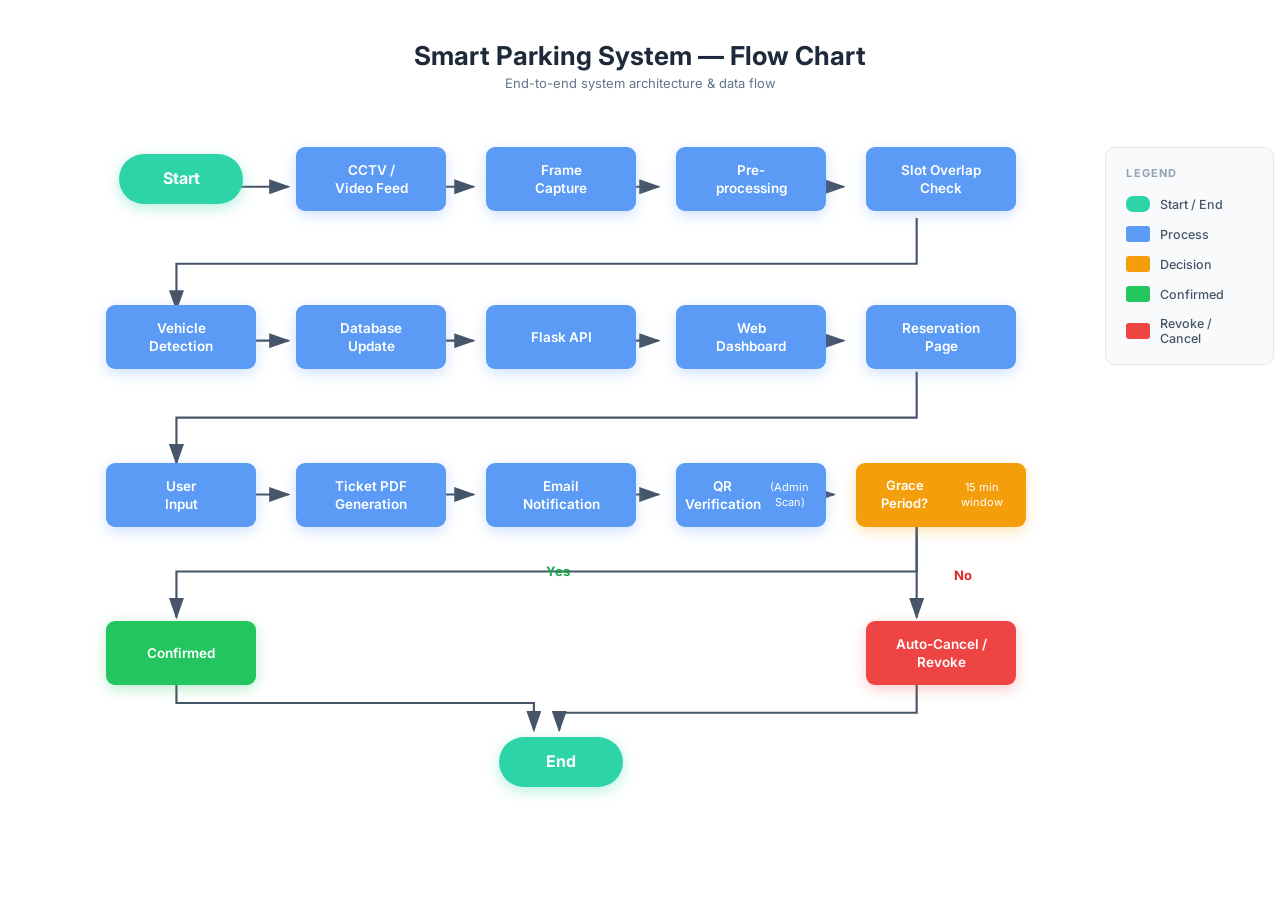
<file: static/flowchart.html>
<!DOCTYPE html>
<html lang="en">
<head>
    <meta charset="UTF-8">
    <meta name="viewport" content="width=device-width, initial-scale=1.0">
    <title>Smart Parking System – Flow Chart</title>
    <link href="https://fonts.googleapis.com/css2?family=Inter:wght@400;500;600;700&display=swap" rel="stylesheet">
    <style>
        * { margin: 0; padding: 0; box-sizing: border-box; }
        body {
            font-family: 'Inter', sans-serif;
            background: #ffffff;
            min-height: 100vh;
            display: flex;
            flex-direction: column;
            align-items: center;
            padding: 40px 20px 60px;
        }
        .chart-wrap {
            display: flex;
            align-items: flex-start;
            gap: 28px;
        }
        h1 { font-size: 26px; font-weight: 700; color: #1e293b; margin-bottom: 4px; }
        .sub { font-size: 13px; color: #64748b; margin-bottom: 36px; }

        /* ── canvas ─────────────────────────── */
        .canvas {
            position: relative;
            width: 1100px;
            height: 700px;
        }

        /* ── wires ──────────────────────────── */
        svg.w {
            position: absolute; inset: 0;
            width: 100%; height: 100%;
            pointer-events: none; z-index: 1;
        }
        svg.w line, svg.w polyline {
            stroke: #475569; stroke-width: 2.2; fill: none;
        }

        /* ── nodes ──────────────────────────── */
        .n {
            position: absolute;
            display: flex; align-items: center; justify-content: center;
            text-align: center;
            font-weight: 600; font-size: 13.5px; line-height: 1.35;
            color: #fff; z-index: 2;
            transition: transform .18s ease, box-shadow .18s ease;
            cursor: default;
        }
        .n:hover { transform: scale(1.07); z-index: 10; }

        /* terminal */
        .n.t {
            width: 124px; height: 50px; border-radius: 25px;
            background: #2dd4a8; font-size: 16px; font-weight: 700;
            box-shadow: 0 4px 14px rgba(45,212,168,.35);
        }
        .n.t:hover { box-shadow: 0 6px 22px rgba(45,212,168,.55); }

        /* process */
        .n.p {
            width: 150px; height: 64px; border-radius: 9px;
            background: #5b9bf5;
            box-shadow: 0 4px 14px rgba(91,155,245,.30);
            padding: 4px 8px;
        }
        .n.p:hover { box-shadow: 0 6px 22px rgba(91,155,245,.55); }

        /* decision */
        .n.d {
            width: 170px; height: 64px; border-radius: 9px;
            background: #f59e0b; font-size: 13px;
            box-shadow: 0 4px 14px rgba(245,158,11,.30);
            padding: 4px 8px;
        }
        .n.d:hover { box-shadow: 0 6px 22px rgba(245,158,11,.55); }

        /* confirm (green) */
        .n.g {
            width: 150px; height: 64px; border-radius: 9px;
            background: #22c55e;
            box-shadow: 0 4px 14px rgba(34,197,94,.30);
            padding: 4px 8px;
        }
        .n.g:hover { box-shadow: 0 6px 22px rgba(34,197,94,.55); }

        /* revoke (red) */
        .n.r {
            width: 150px; height: 64px; border-radius: 9px;
            background: #ef4444;
            box-shadow: 0 4px 14px rgba(239,68,68,.30);
            padding: 4px 8px;
        }
        .n.r:hover { box-shadow: 0 6px 22px rgba(239,68,68,.55); }

        /* branch labels */
        .bl { position: absolute; font-size: 13px; font-weight: 700; z-index: 3; }
        .bl.y { color: #16a34a; }
        .bl.x { color: #dc2626; }

        /* legend */
        .legend {
            display: flex; flex-direction: column; gap: 14px;
            padding: 18px 20px;
            background: #f8fafc; border: 1px solid #e2e8f0; border-radius: 10px;
            margin-top: 20px;
            position: sticky; top: 40px;
        }
        .legend-title { font-size: 11px; font-weight: 700; color: #94a3b8; text-transform: uppercase; letter-spacing: 1.2px; margin-bottom: 2px; }
        .legend-i { display: flex; align-items: center; gap: 10px; font-size: 12.5px; color: #475569; font-weight: 500; }
        .sw { width: 24px; height: 16px; border-radius: 3px; flex-shrink: 0; }
        .sw.st { background: #2dd4a8; border-radius: 7px; }
        .sw.pr { background: #5b9bf5; }
        .sw.de { background: #f59e0b; }
        .sw.co { background: #22c55e; }
        .sw.re { background: #ef4444; }
    </style>
</head>
<body>

<h1>Smart Parking System — Flow Chart</h1>
<p class="sub">End-to-end system architecture &amp; data flow</p>

<!--
  GRID
  ─────────────────────────────────────────────────
  5 columns  |  col left-x:  100  290  480  670  860
             |  col center-x: 175  365  555  745  935
  Node size  |  150 × 64  (process)  124 × 50 (terminal)
  Row tops   |  R1=20  R2=178  R3=336  R4=494  R5=610
  Row centers|  R1=52  R2=210  R3=368  R4=526  R5=635
  Snake mid  |  s12=131   s23=289
-->

<div class="chart-wrap">
<div class="canvas">

<!-- ═══════ SVG WIRES ═══════ -->
<svg class="w" viewBox="0 0 1100 700">
<defs>
    <marker id="a" markerWidth="10" markerHeight="7"
            refX="9" refY="3.5" orient="auto" fill="#475569">
        <polygon points="0 0,10 3.5,0 7"/>
    </marker>
</defs>

<!-- ── ROW 1  arrows (L→R) ────────────────────── -->
<!-- Start → CCTV -->
<line x1="237" y1="52" x2="290" y2="52" marker-end="url(#a)"/>
<!-- CCTV → Frame Capture -->
<line x1="440" y1="52" x2="480" y2="52" marker-end="url(#a)"/>
<!-- Frame → Pre-processing -->
<line x1="630" y1="52" x2="670" y2="52" marker-end="url(#a)"/>
<!-- Pre-processing → Slot Overlap -->
<line x1="820" y1="52" x2="860" y2="52" marker-end="url(#a)"/>

<!-- ── SNAKE  Row 1 → Row 2 ───────────────────── -->
<polyline points="935,84 935,131 175,131 175,178" marker-end="url(#a)"/>

<!-- ── ROW 2  arrows (L→R) ────────────────────── -->
<line x1="250" y1="210" x2="290" y2="210" marker-end="url(#a)"/>
<line x1="440" y1="210" x2="480" y2="210" marker-end="url(#a)"/>
<line x1="630" y1="210" x2="670" y2="210" marker-end="url(#a)"/>
<line x1="820" y1="210" x2="860" y2="210" marker-end="url(#a)"/>

<!-- ── SNAKE  Row 2 → Row 3 ───────────────────── -->
<polyline points="935,242 935,289 175,289 175,336" marker-end="url(#a)"/>

<!-- ── ROW 3  arrows (L→R) ────────────────────── -->
<line x1="250" y1="368" x2="290" y2="368" marker-end="url(#a)"/>
<line x1="440" y1="368" x2="480" y2="368" marker-end="url(#a)"/>
<line x1="630" y1="368" x2="670" y2="368" marker-end="url(#a)"/>
<line x1="820" y1="368" x2="850" y2="368" marker-end="url(#a)"/>

<!-- ── BRANCH from Grace Period ────────────────── -->
<!-- Yes: snake down-left to Confirmed (col 1) -->
<polyline points="935,400 935,447 175,447 175,494" marker-end="url(#a)"/>
<!-- No: straight down to Auto-Cancel (col 5) -->
<line x1="935" y1="400" x2="935" y2="494" marker-end="url(#a)"/>

<!-- ── CONVERGE to End ────────────────────────── -->
<!-- Confirmed → End -->
<polyline points="175,558 175,582 542,582 542,610" marker-end="url(#a)"/>
<!-- Auto-Cancel → End -->
<polyline points="935,558 935,592 568,592 568,610" marker-end="url(#a)"/>

</svg>

<!-- ═══════ ROW 1 — Video Pipeline ═══════ -->

<div class="n t" style="left:113px; top:27px;">Start</div>

<div class="n p" style="left:290px; top:20px;">
    CCTV /<br>Video Feed
</div>

<div class="n p" style="left:480px; top:20px;">
    Frame<br>Capture
</div>

<div class="n p" style="left:670px; top:20px;">
    Pre-<br>processing
</div>

<div class="n p" style="left:860px; top:20px;">
    Slot Overlap<br>Check
</div>

<!-- ═══════ ROW 2 — Backend ═══════ -->

<div class="n p" style="left:100px; top:178px;">
    Vehicle<br>Detection
</div>

<div class="n p" style="left:290px; top:178px;">
    Database<br>Update
</div>

<div class="n p" style="left:480px; top:178px;">
    Flask API
</div>

<div class="n p" style="left:670px; top:178px;">
    Web<br>Dashboard
</div>

<div class="n p" style="left:860px; top:178px;">
    Reservation<br>Page
</div>

<!-- ═══════ ROW 3 — Reservation & Verify ═══════ -->

<div class="n p" style="left:100px; top:336px;">
    User<br>Input
</div>

<div class="n p" style="left:290px; top:336px;">
    Ticket PDF<br>Generation
</div>

<div class="n p" style="left:480px; top:336px;">
    Email<br>Notification
</div>

<div class="n p" style="left:670px; top:336px;">
    QR Verification<br>
    <span style="font-weight:400;font-size:11px;">(Admin Scan)</span>
</div>

<div class="n d" style="left:850px; top:336px;">
    Grace Period?<br>
    <span style="font-weight:400;font-size:11px;">15 min window</span>
</div>

<!-- Branch labels -->
<span class="bl y" style="left:540px; top:436px;">Yes</span>
<span class="bl x" style="left:948px; top:440px;">No</span>

<!-- ═══════ ROW 4 — Outcomes ═══════ -->

<div class="n g" style="left:100px; top:494px;">
    Confirmed
</div>


<div class="n r" style="left:860px; top:494px;">
    Auto-Cancel /<br>Revoke
</div>

<!-- ═══════ ROW 5 — End ═══════ -->

<div class="n t" style="left:493px; top:610px;">End</div>

</div><!-- /canvas -->

<!-- Legend -->
<div class="legend">
    <div class="legend-title">Legend</div>
    <div class="legend-i"><div class="sw st"></div>Start / End</div>
    <div class="legend-i"><div class="sw pr"></div>Process</div>
    <div class="legend-i"><div class="sw de"></div>Decision</div>
    <div class="legend-i"><div class="sw co"></div>Confirmed</div>
    <div class="legend-i"><div class="sw re"></div>Revoke / Cancel</div>
</div>

</div><!-- /chart-wrap -->

</body>
</html>
</file>
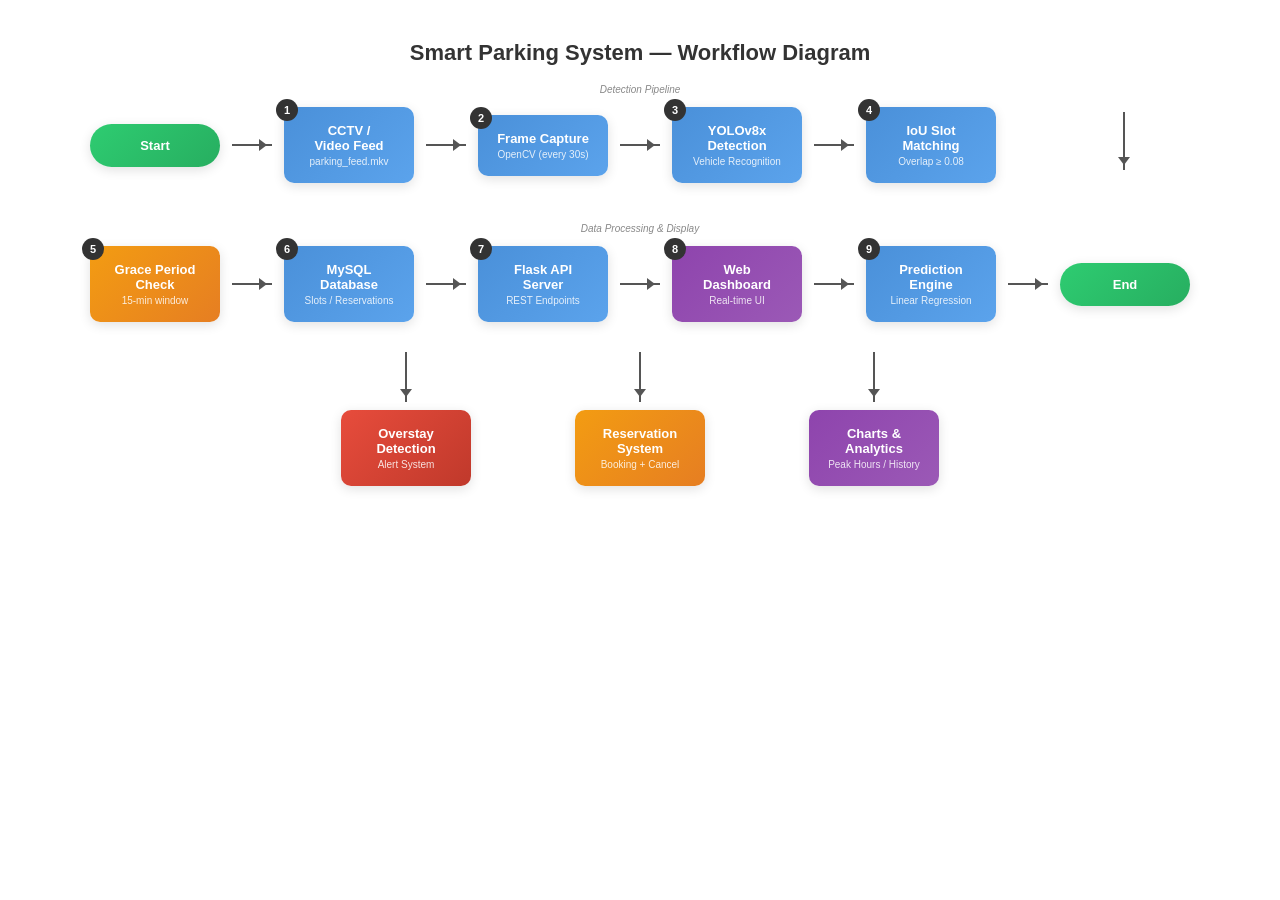
<file: static/workflow_diagram.html>
<!DOCTYPE html>
<html>

<head>
    <meta charset="UTF-8">
    <title>Smart Parking System - Workflow</title>
    <style>
        * {
            margin: 0;
            padding: 0;
            box-sizing: border-box;
        }

        body {
            font-family: 'Segoe UI', Arial, sans-serif;
            background: #fff;
            display: flex;
            justify-content: center;
            padding: 40px;
        }

        .workflow {
            position: relative;
            width: 1100px;
        }

        .workflow h2 {
            text-align: center;
            margin-bottom: 30px;
            font-size: 22px;
            color: #333;
        }

        .row {
            display: flex;
            align-items: center;
            gap: 12px;
            margin-bottom: 20px;
        }

        .node {
            min-width: 130px;
            padding: 16px 18px;
            text-align: center;
            font-size: 13px;
            font-weight: 600;
            color: #fff;
            border-radius: 10px;
            position: relative;
            white-space: nowrap;
            box-shadow: 0 3px 12px rgba(0, 0, 0, .12);
        }

        .node.blue {
            background: linear-gradient(135deg, #4A90D9, #5BA3EC);
        }

        .node.green {
            background: linear-gradient(135deg, #2ECC71, #27AE60);
            border-radius: 30px;
            padding: 14px 28px;
        }

        .node.orange {
            background: linear-gradient(135deg, #F39C12, #E67E22);
        }

        .node.red {
            background: linear-gradient(135deg, #E74C3C, #C0392B);
        }

        .node.purple {
            background: linear-gradient(135deg, #8E44AD, #9B59B6);
        }

        .node small {
            display: block;
            font-weight: 400;
            font-size: 10px;
            opacity: .85;
            margin-top: 3px;
        }

        .arrow {
            width: 40px;
            height: 2px;
            background: #555;
            position: relative;
            flex-shrink: 0;
        }

        .arrow::after {
            content: '';
            position: absolute;
            right: -1px;
            top: -5px;
            border: 6px solid transparent;
            border-left: 8px solid #555;
        }

        .arrow-down {
            width: 2px;
            height: 50px;
            background: #555;
            margin: 0 auto;
            position: relative;
        }

        .arrow-down::after {
            content: '';
            position: absolute;
            bottom: -1px;
            left: -5px;
            border: 6px solid transparent;
            border-top: 8px solid #555;
        }

        .connector {
            position: absolute;
            right: 65px;
            top: 72px;
            width: 2px;
            height: 58px;
            background: #555;
        }

        .connector::after {
            content: '';
            position: absolute;
            bottom: -1px;
            left: -5px;
            border: 6px solid transparent;
            border-top: 8px solid #555;
        }

        .step-number {
            position: absolute;
            top: -8px;
            left: -8px;
            width: 22px;
            height: 22px;
            border-radius: 50%;
            background: #333;
            color: #fff;
            font-size: 11px;
            font-weight: 700;
            display: flex;
            align-items: center;
            justify-content: center;
        }

        .label {
            font-size: 10px;
            color: #888;
            text-align: center;
            margin-top: -12px;
            margin-bottom: 12px;
            font-style: italic;
        }
    </style>
</head>

<body>
    <div class="workflow">
        <h2>Smart Parking System — Workflow Diagram</h2>

        <!-- ROW 1: Detection Pipeline -->
        <div class="label">Detection Pipeline</div>
        <div class="row">
            <div class="node green">
                Start
            </div>
            <div class="arrow"></div>
            <div class="node blue">
                <span class="step-number">1</span>
                CCTV /<br>Video Feed
                <small>parking_feed.mkv</small>
            </div>
            <div class="arrow"></div>
            <div class="node blue">
                <span class="step-number">2</span>
                Frame Capture
                <small>OpenCV (every 30s)</small>
            </div>
            <div class="arrow"></div>
            <div class="node blue">
                <span class="step-number">3</span>
                YOLOv8x<br>Detection
                <small>Vehicle Recognition</small>
            </div>
            <div class="arrow"></div>
            <div class="node blue">
                <span class="step-number">4</span>
                IoU Slot<br>Matching
                <small>Overlap ≥ 0.08</small>
            </div>
        </div>

        <!-- Vertical connector -->
        <div class="connector"></div>

        <!-- ROW 2: Data & Display Pipeline -->
        <div class="label" style="margin-top: 40px;">Data Processing & Display</div>
        <div class="row">
            <div class="node orange">
                <span class="step-number">5</span>
                Grace Period<br>Check
                <small>15-min window</small>
            </div>
            <div class="arrow"></div>
            <div class="node blue">
                <span class="step-number">6</span>
                MySQL<br>Database
                <small>Slots / Reservations</small>
            </div>
            <div class="arrow"></div>
            <div class="node blue">
                <span class="step-number">7</span>
                Flask API<br>Server
                <small>REST Endpoints</small>
            </div>
            <div class="arrow"></div>
            <div class="node purple">
                <span class="step-number">8</span>
                Web<br>Dashboard
                <small>Real-time UI</small>
            </div>
            <div class="arrow"></div>
            <div class="node blue">
                <span class="step-number">9</span>
                Prediction<br>Engine
                <small>Linear Regression</small>
            </div>
            <div class="arrow"></div>
            <div class="node green">
                End
            </div>
        </div>

        <!-- ROW 3: Sub-processes -->
        <div style="display: flex; gap: 12px; margin-top: 30px; justify-content: center;">
            <div style="text-align: center;">
                <div class="arrow-down"></div>
                <div class="node red" style="margin-top: 8px;">
                    Overstay<br>Detection
                    <small>Alert System</small>
                </div>
            </div>
            <div style="width: 80px;"></div>
            <div style="text-align: center;">
                <div class="arrow-down"></div>
                <div class="node orange" style="margin-top: 8px;">
                    Reservation<br>System
                    <small>Booking + Cancel</small>
                </div>
            </div>
            <div style="width: 80px;"></div>
            <div style="text-align: center;">
                <div class="arrow-down"></div>
                <div class="node purple" style="margin-top: 8px;">
                    Charts &<br>Analytics
                    <small>Peak Hours / History</small>
                </div>
            </div>
        </div>

    </div>
</body>

</html>
</file>
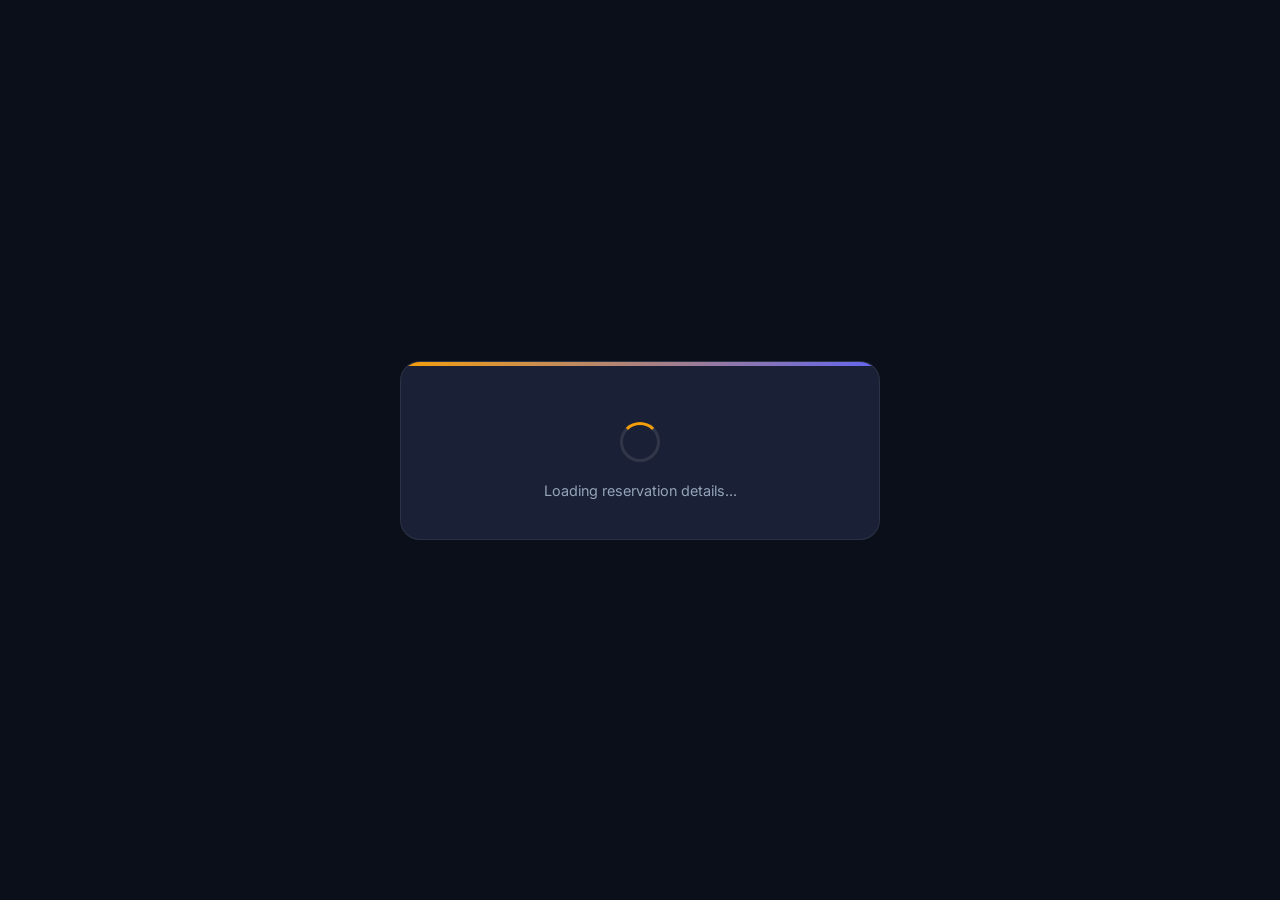
<file: templates/extend.html>
<!DOCTYPE html>
<html lang="en">
<head>
    <meta charset="UTF-8">
    <meta name="viewport" content="width=device-width, initial-scale=1.0">
    <title>SmartPark — Extend Reservation</title>
    <link href="https://fonts.googleapis.com/css2?family=Inter:wght@400;500;600;700;800&display=swap" rel="stylesheet">
    <style>
        *, *::before, *::after { box-sizing: border-box; margin: 0; padding: 0; }
        body {
            font-family: 'Inter', sans-serif;
            background: #0b0f19;
            color: #e2e8f0;
            min-height: 100vh;
            display: flex;
            align-items: center;
            justify-content: center;
            padding: 20px;
        }
        .card {
            background: #1a2035;
            border: 1px solid rgba(255,255,255,.08);
            border-radius: 20px;
            padding: 40px 32px;
            max-width: 480px;
            width: 100%;
            text-align: center;
            position: relative;
            overflow: hidden;
        }
        .card::before {
            content: '';
            position: absolute;
            top: 0; left: 0; right: 0;
            height: 4px;
            background: linear-gradient(90deg, #f59e0b, #6366f1);
        }
        .icon-circle {
            width: 72px; height: 72px;
            border-radius: 50%;
            display: flex; align-items: center; justify-content: center;
            margin: 0 auto 20px;
            font-size: 36px;
        }
        .icon-circle.extend { background: rgba(245,158,11,.15); }
        .icon-circle.success { background: rgba(34,197,94,.15); }
        .icon-circle.error { background: rgba(239,68,68,.15); }

        h1 { font-size: 1.5rem; font-weight: 700; margin-bottom: 6px; }
        .subtitle { color: #94a3b8; font-size: .9rem; margin-bottom: 24px; }

        .details {
            background: #111827;
            border-radius: 12px;
            padding: 20px;
            text-align: left;
            margin-bottom: 24px;
        }
        .detail-row {
            display: flex;
            justify-content: space-between;
            padding: 8px 0;
            border-bottom: 1px solid rgba(255,255,255,.06);
        }
        .detail-row:last-child { border-bottom: none; }
        .detail-label { color: #94a3b8; font-size: .85rem; }
        .detail-value { font-weight: 600; font-size: .9rem; }

        .form-group {
            text-align: left;
            margin-bottom: 20px;
        }
        .form-group label {
            display: block;
            font-size: .85rem;
            color: #94a3b8;
            margin-bottom: 6px;
            font-weight: 500;
        }
        .form-group input {
            width: 100%;
            padding: 12px 14px;
            background: #111827;
            border: 1px solid rgba(255,255,255,.12);
            border-radius: 10px;
            color: #e2e8f0;
            font-family: 'Inter', sans-serif;
            font-size: .95rem;
            transition: border-color .2s;
        }
        .form-group input:focus {
            outline: none;
            border-color: #6366f1;
        }
        input[type="datetime-local"]::-webkit-calendar-picker-indicator {
            filter: invert(0.6);
            cursor: pointer;
        }

        .btn {
            display: inline-block;
            padding: 14px 36px;
            border-radius: 12px;
            font-size: 1rem;
            font-weight: 700;
            border: none;
            cursor: pointer;
            transition: all .25s ease;
            width: 100%;
        }
        .btn-extend {
            background: linear-gradient(135deg, #f59e0b, #d97706);
            color: #fff;
        }
        .btn-extend:hover { transform: translateY(-2px); box-shadow: 0 8px 24px rgba(245,158,11,.3); }
        .btn-extend:disabled { opacity: .5; cursor: not-allowed; transform: none; box-shadow: none; }

        .btn-back {
            background: transparent;
            border: 1px solid rgba(255,255,255,.15);
            color: #94a3b8;
            margin-top: 12px;
            font-size: .9rem;
            padding: 10px;
        }
        .btn-back:hover { border-color: rgba(255,255,255,.3); color: #e2e8f0; }

        .status-msg { margin-top: 16px; font-size: .9rem; line-height: 1.5; }
        .status-msg.success { color: #22c55e; }
        .status-msg.error { color: #ef4444; }

        .loading { color: #94a3b8; font-size: .9rem; }
        .spinner {
            width: 40px; height: 40px;
            border: 3px solid rgba(255,255,255,.1);
            border-top-color: #f59e0b;
            border-radius: 50%;
            animation: spin .8s linear infinite;
            margin: 20px auto;
        }
        @keyframes spin { to { transform: rotate(360deg); } }
    </style>
</head>
<body>
    <div class="card" id="mainCard">
        <div class="spinner"></div>
        <p class="loading">Loading reservation details...</p>
    </div>

    <script>
        const RES_ID = {{ reservation_id }};
        const API = '';

        async function loadDetails() {
            try {
                const res = await fetch(`${API}/reservation-details/${RES_ID}`);
                const data = await res.json();
                if (!data.success) throw new Error(data.error);
                renderCard(data.reservation);
            } catch (err) {
                document.getElementById('mainCard').innerHTML = `
                    <div class="icon-circle error">❌</div>
                    <h1>Reservation Not Found</h1>
                    <p class="subtitle">${err.message}</p>
                `;
            }
        }

        function renderCard(r) {
            const card = document.getElementById('mainCard');

            if (r.status !== 'confirmed') {
                card.innerHTML = `
                    <div class="icon-circle error">❌</div>
                    <h1>Cannot Extend</h1>
                    <p class="subtitle">Only confirmed reservations can be extended.<br>Current status: <strong>${r.status}</strong></p>
                `;
                return;
            }

            // Set default new end time to 1 hour after current end
            const currentEnd = r.end_time.replace(' ', 'T');

            card.innerHTML = `
                <div class="icon-circle extend">⏰</div>
                <h1>Extend Reservation #${String(r.reservation_id).padStart(6, '0')}</h1>
                <p class="subtitle">Choose your new end time below</p>
                <div class="details">
                    <div class="detail-row"><span class="detail-label">Name</span><span class="detail-value">${r.user_name}</span></div>
                    <div class="detail-row"><span class="detail-label">Slot</span><span class="detail-value">${r.slot_label || 'Slot ' + r.slot_id}</span></div>
                    <div class="detail-row"><span class="detail-label">Current End</span><span class="detail-value">${r.end_time}</span></div>
                </div>
                <div class="form-group">
                    <label for="newEndTime">New End Time</label>
                    <input type="datetime-local" id="newEndTime" min="${currentEnd}">
                </div>
                <button class="btn btn-extend" id="extendBtn" onclick="extendReservation()">⏰ Extend Reservation</button>
                <div class="status-msg" id="statusMsg"></div>
                <button class="btn btn-back" onclick="window.history.back()">← Go Back</button>
            `;

            // Pre-fill with 1 hour extension
            const endDate = new Date(currentEnd);
            endDate.setHours(endDate.getHours() + 1);
            const pad = n => String(n).padStart(2, '0');
            const defaultNew = `${endDate.getFullYear()}-${pad(endDate.getMonth()+1)}-${pad(endDate.getDate())}T${pad(endDate.getHours())}:${pad(endDate.getMinutes())}`;
            document.getElementById('newEndTime').value = defaultNew;
        }

        async function extendReservation() {
            const btn = document.getElementById('extendBtn');
            const msg = document.getElementById('statusMsg');
            const newEnd = document.getElementById('newEndTime').value;

            if (!newEnd) {
                msg.className = 'status-msg error';
                msg.textContent = 'Please select a new end time.';
                return;
            }

            btn.disabled = true;
            btn.textContent = 'Extending...';

            try {
                const res = await fetch(`${API}/extend-reservation/${RES_ID}`, {
                    method: 'POST',
                    headers: { 'Content-Type': 'application/json' },
                    body: JSON.stringify({ new_end_time: newEnd })
                });
                const data = await res.json();
                if (data.success) {
                    msg.className = 'status-msg success';
                    msg.textContent = '✅ ' + data.message;
                    btn.textContent = 'Extended!';
                    btn.style.background = '#22c55e';
                    setTimeout(() => loadDetails(), 2000);
                } else {
                    throw new Error(data.error);
                }
            } catch (err) {
                msg.className = 'status-msg error';
                msg.textContent = '❌ ' + err.message;
                btn.disabled = false;
                btn.textContent = '⏰ Extend Reservation';
            }
        }

        loadDetails();
    </script>
</body>
</html>
</file>
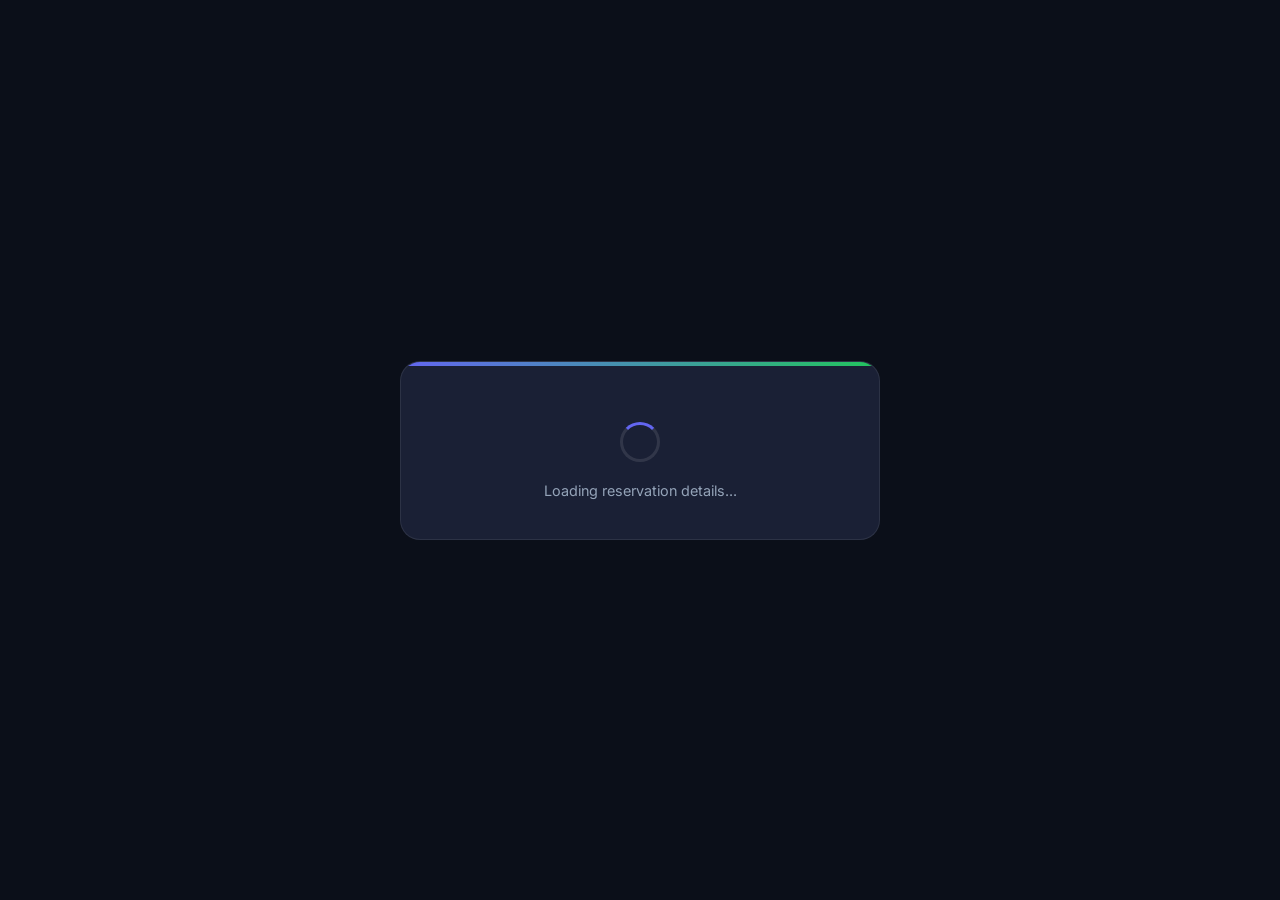
<file: templates/verify.html>
<!DOCTYPE html>
<html lang="en">
<head>
    <meta charset="UTF-8">
    <meta name="viewport" content="width=device-width, initial-scale=1.0">
    <title>SmartPark — Verify Reservation</title>
    <link href="https://fonts.googleapis.com/css2?family=Inter:wght@400;500;600;700;800&display=swap" rel="stylesheet">
    <style>
        *, *::before, *::after { box-sizing: border-box; margin: 0; padding: 0; }
        body {
            font-family: 'Inter', sans-serif;
            background: #0b0f19;
            color: #e2e8f0;
            min-height: 100vh;
            display: flex;
            align-items: center;
            justify-content: center;
            padding: 20px;
        }
        .card {
            background: #1a2035;
            border: 1px solid rgba(255,255,255,.08);
            border-radius: 20px;
            padding: 40px 32px;
            max-width: 480px;
            width: 100%;
            text-align: center;
            position: relative;
            overflow: hidden;
        }
        .card::before {
            content: '';
            position: absolute;
            top: 0; left: 0; right: 0;
            height: 4px;
            background: linear-gradient(90deg, #6366f1, #22c55e);
        }
        .icon-circle {
            width: 72px; height: 72px;
            border-radius: 50%;
            display: flex; align-items: center; justify-content: center;
            margin: 0 auto 20px;
            font-size: 36px;
        }
        .icon-circle.pending { background: rgba(99,102,241,.15); }
        .icon-circle.success { background: rgba(34,197,94,.15); }
        .icon-circle.error { background: rgba(239,68,68,.15); }
        .icon-circle.expired { background: rgba(245,158,11,.15); }

        h1 { font-size: 1.5rem; font-weight: 700; margin-bottom: 6px; }
        .subtitle { color: #94a3b8; font-size: .9rem; margin-bottom: 24px; }

        .details {
            background: #111827;
            border-radius: 12px;
            padding: 20px;
            text-align: left;
            margin-bottom: 24px;
        }
        .detail-row {
            display: flex;
            justify-content: space-between;
            padding: 8px 0;
            border-bottom: 1px solid rgba(255,255,255,.06);
        }
        .detail-row:last-child { border-bottom: none; }
        .detail-label { color: #94a3b8; font-size: .85rem; }
        .detail-value { font-weight: 600; font-size: .9rem; }

        .grace-badge {
            display: inline-flex;
            align-items: center;
            gap: 6px;
            padding: 6px 16px;
            border-radius: 20px;
            font-size: .8rem;
            font-weight: 600;
            margin-bottom: 20px;
        }
        .grace-badge.ok { background: rgba(34,197,94,.12); color: #22c55e; }
        .grace-badge.warning { background: rgba(245,158,11,.12); color: #f59e0b; }
        .grace-badge.expired { background: rgba(239,68,68,.12); color: #ef4444; }

        .btn {
            display: inline-block;
            padding: 14px 36px;
            border-radius: 12px;
            font-size: 1rem;
            font-weight: 700;
            border: none;
            cursor: pointer;
            transition: all .25s ease;
            width: 100%;
        }
        .btn-confirm {
            background: linear-gradient(135deg, #22c55e, #16a34a);
            color: #fff;
        }
        .btn-confirm:hover { transform: translateY(-2px); box-shadow: 0 8px 24px rgba(34,197,94,.3); }
        .btn-confirm:disabled { opacity: .5; cursor: not-allowed; transform: none; box-shadow: none; }

        .btn-back {
            background: transparent;
            border: 1px solid rgba(255,255,255,.15);
            color: #94a3b8;
            margin-top: 12px;
            font-size: .9rem;
            padding: 10px;
        }
        .btn-back:hover { border-color: rgba(255,255,255,.3); color: #e2e8f0; }

        .status-msg { margin-top: 16px; font-size: .9rem; line-height: 1.5; }
        .status-msg.success { color: #22c55e; }
        .status-msg.error { color: #ef4444; }

        .loading { color: #94a3b8; font-size: .9rem; }
        .spinner {
            width: 40px; height: 40px;
            border: 3px solid rgba(255,255,255,.1);
            border-top-color: #6366f1;
            border-radius: 50%;
            animation: spin .8s linear infinite;
            margin: 20px auto;
        }
        @keyframes spin { to { transform: rotate(360deg); } }
    </style>
</head>
<body>
    <div class="card" id="mainCard">
        <div class="spinner"></div>
        <p class="loading">Loading reservation details...</p>
    </div>

    <script>
        const RES_ID = {{ reservation_id }};
        const API = '';

        async function loadDetails() {
            try {
                const res = await fetch(`${API}/reservation-details/${RES_ID}`);
                const data = await res.json();
                if (!data.success) throw new Error(data.error);
                renderCard(data.reservation);
            } catch (err) {
                document.getElementById('mainCard').innerHTML = `
                    <div class="icon-circle error">❌</div>
                    <h1>Reservation Not Found</h1>
                    <p class="subtitle">${err.message}</p>
                    <button class="btn btn-back" onclick="window.location.href='/dashboard'">← Dashboard</button>
                `;
            }
        }

        function renderCard(r) {
            const card = document.getElementById('mainCard');

            if (r.status === 'confirmed') {
                card.innerHTML = `
                    <div class="icon-circle success">✅</div>
                    <h1>Already Confirmed</h1>
                    <p class="subtitle">This reservation was already verified.</p>
                    <div class="details">
                        <div class="detail-row"><span class="detail-label">Name</span><span class="detail-value">${r.user_name}</span></div>
                        <div class="detail-row"><span class="detail-label">Slot</span><span class="detail-value">${r.slot_label || 'Slot ' + r.slot_id}</span></div>
                        <div class="detail-row"><span class="detail-label">Verified At</span><span class="detail-value">${r.qr_verified_at || 'N/A'}</span></div>
                    </div>
                    <button class="btn btn-back" onclick="window.location.href='/dashboard'">← Dashboard</button>
                `;
                return;
            }

            if (r.status !== 'active') {
                card.innerHTML = `
                    <div class="icon-circle error">❌</div>
                    <h1>Cannot Verify</h1>
                    <p class="subtitle">This reservation is <strong>${r.status}</strong> and cannot be verified.</p>
                    <button class="btn btn-back" onclick="window.location.href='/dashboard'">← Dashboard</button>
                `;
                return;
            }

            if (r.grace_expired) {
                card.innerHTML = `
                    <div class="icon-circle expired">⏰</div>
                    <h1>Grace Period Expired</h1>
                    <p class="subtitle">The 15-minute verification window has passed.</p>
                    <div class="details">
                        <div class="detail-row"><span class="detail-label">Name</span><span class="detail-value">${r.user_name}</span></div>
                        <div class="detail-row"><span class="detail-label">Car Plate</span><span class="detail-value">${r.car_plate || '—'}</span></div>
                        <div class="detail-row"><span class="detail-label">Slot</span><span class="detail-value">${r.slot_label || 'Slot ' + r.slot_id}</span></div>
                    </div>
                    <button class="btn btn-back" onclick="window.location.href='/dashboard'">← Dashboard</button>
                `;
                return;
            }

            // Active + within grace period → show confirm button
            let graceClass = r.grace_minutes_left > 5 ? 'ok' : 'warning';
            card.innerHTML = `
                <div class="icon-circle pending">🔍</div>
                <h1>Verify Reservation #${String(r.reservation_id).padStart(6, '0')}</h1>
                <p class="subtitle">Scan verified — confirm arrival below</p>
                <span class="grace-badge ${graceClass}">⏰ ${r.grace_minutes_left} min remaining</span>
                <div class="details">
                    <div class="detail-row"><span class="detail-label">Name</span><span class="detail-value">${r.user_name}</span></div>
                    <div class="detail-row"><span class="detail-label">Car Plate</span><span class="detail-value">${r.car_plate || '—'}</span></div>
                    <div class="detail-row"><span class="detail-label">Email</span><span class="detail-value">${r.user_email || '—'}</span></div>
                    <div class="detail-row"><span class="detail-label">Slot</span><span class="detail-value">${r.slot_label || 'Slot ' + r.slot_id}</span></div>
                    <div class="detail-row"><span class="detail-label">Start</span><span class="detail-value">${r.start_time}</span></div>
                    <div class="detail-row"><span class="detail-label">End</span><span class="detail-value">${r.end_time}</span></div>
                </div>
                <button class="btn btn-confirm" id="confirmBtn" onclick="confirmReservation()">✅ Confirm Arrival</button>
                <div class="status-msg" id="statusMsg"></div>
                <button class="btn btn-back" onclick="window.location.href='/dashboard'">← Dashboard</button>
            `;
        }

        async function confirmReservation() {
            const btn = document.getElementById('confirmBtn');
            const msg = document.getElementById('statusMsg');
            btn.disabled = true;
            btn.textContent = 'Confirming...';

            try {
                const res = await fetch(`${API}/verify-reservation/${RES_ID}`, { method: 'POST' });
                const data = await res.json();
                if (data.success) {
                    msg.className = 'status-msg success';
                    msg.textContent = '✅ ' + data.message;
                    btn.textContent = 'Confirmed!';
                    btn.style.background = '#22c55e';
                    // Reload to show confirmed state
                    setTimeout(() => loadDetails(), 1500);
                } else {
                    throw new Error(data.error);
                }
            } catch (err) {
                msg.className = 'status-msg error';
                msg.textContent = '❌ ' + err.message;
                btn.disabled = false;
                btn.textContent = '✅ Confirm Arrival';
            }
        }

        loadDetails();
    </script>
</body>
</html>
</file>
